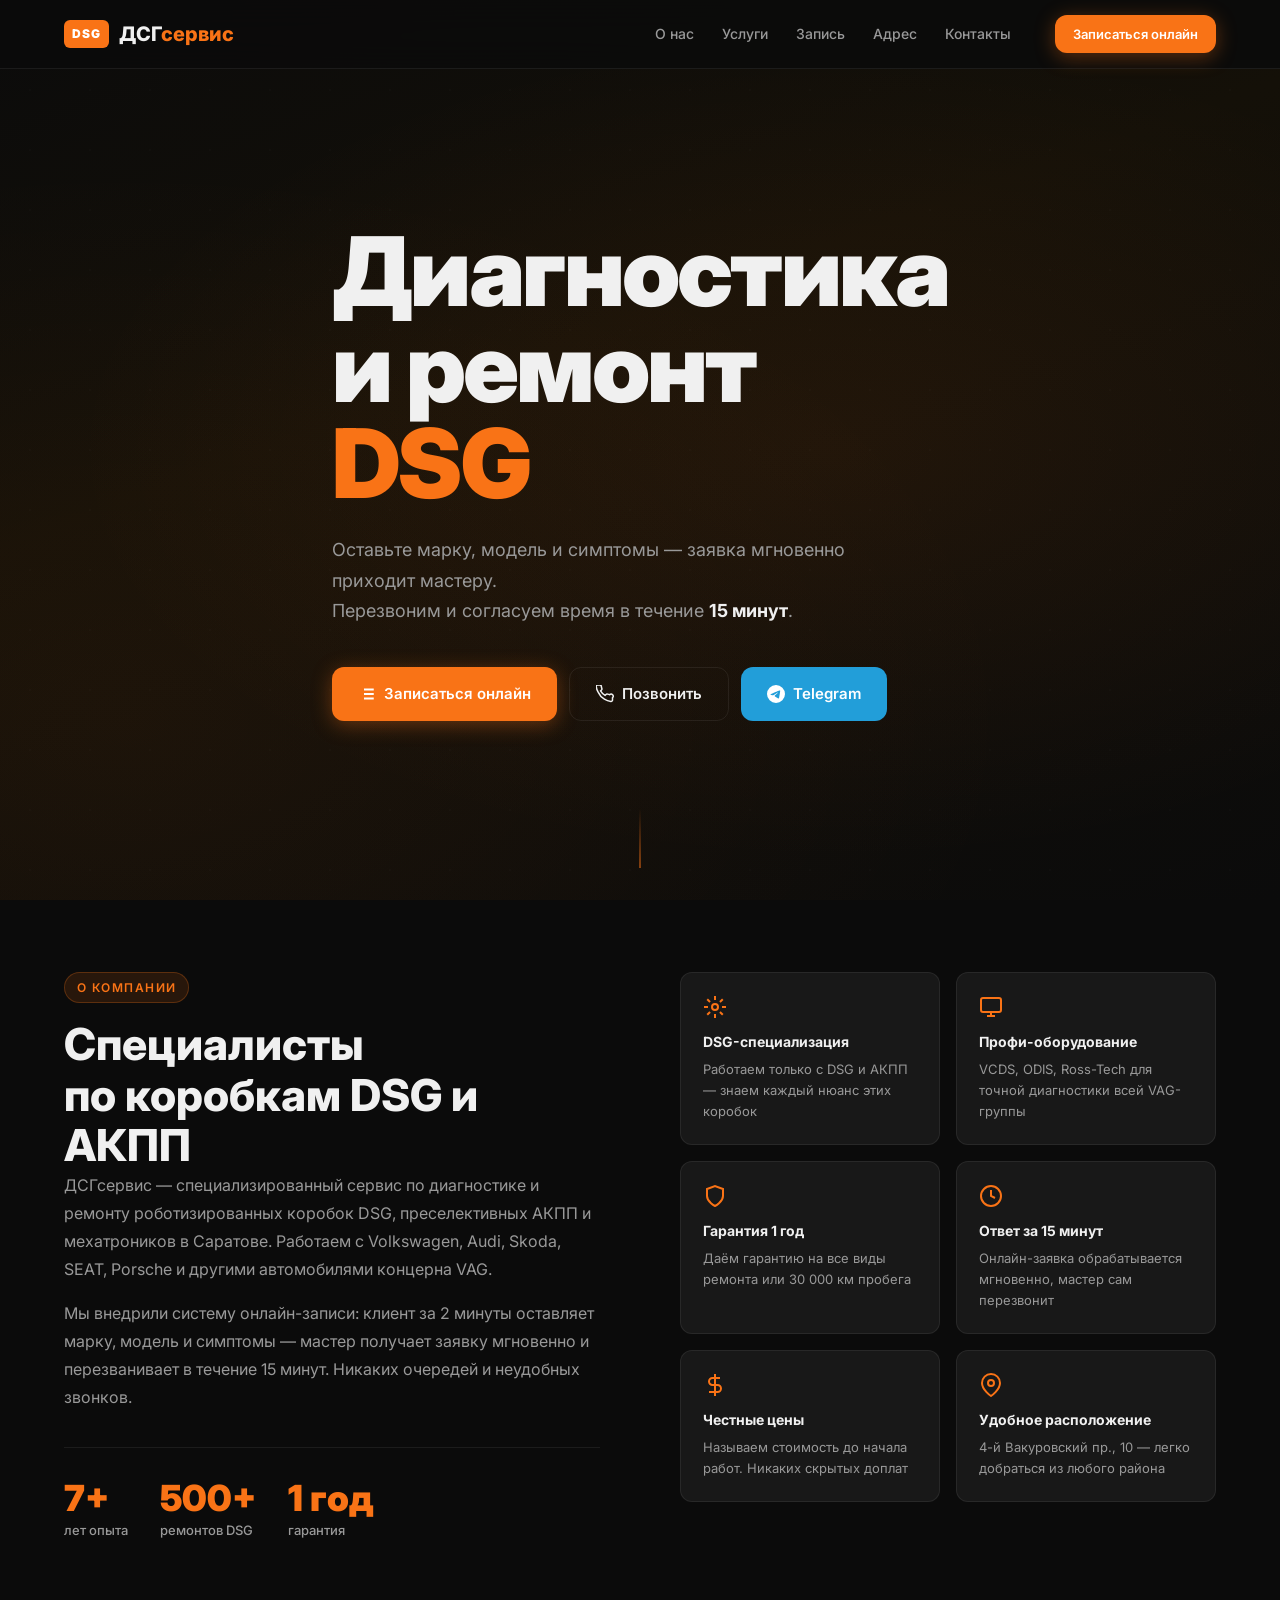
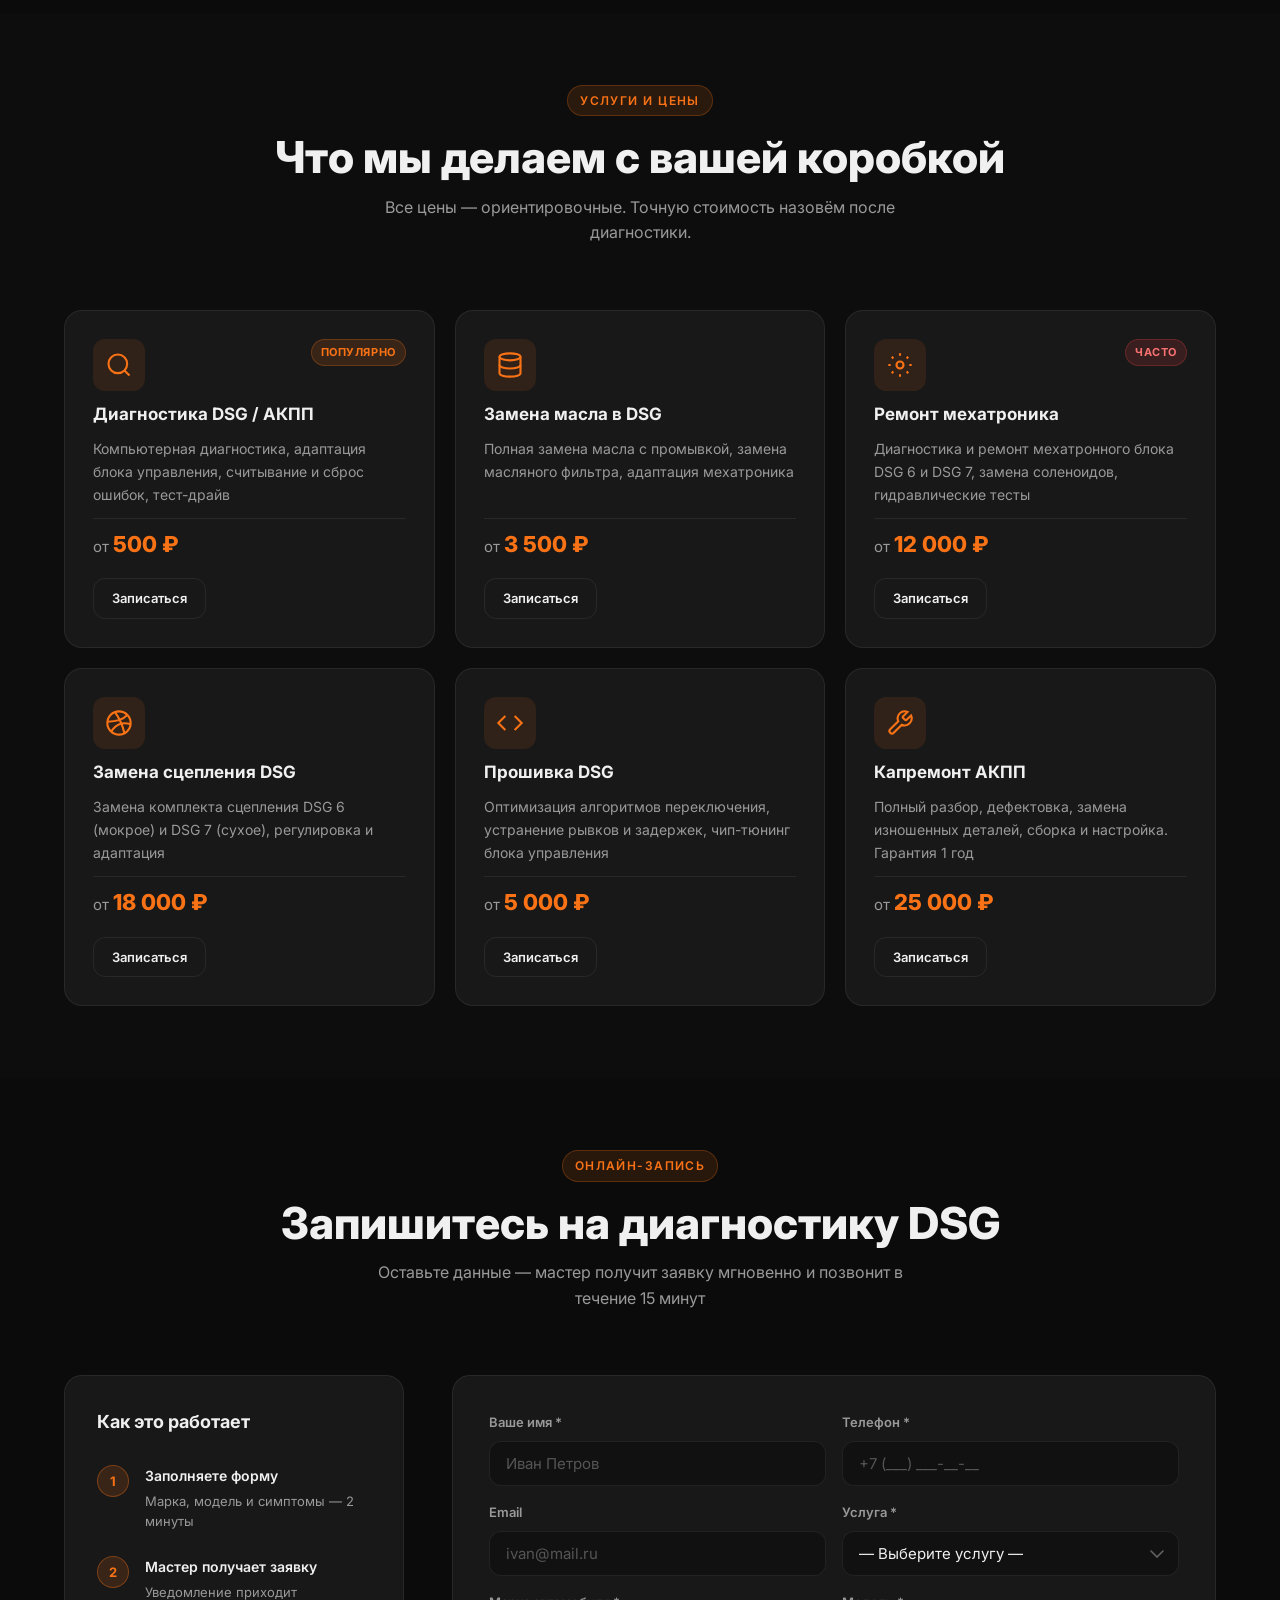
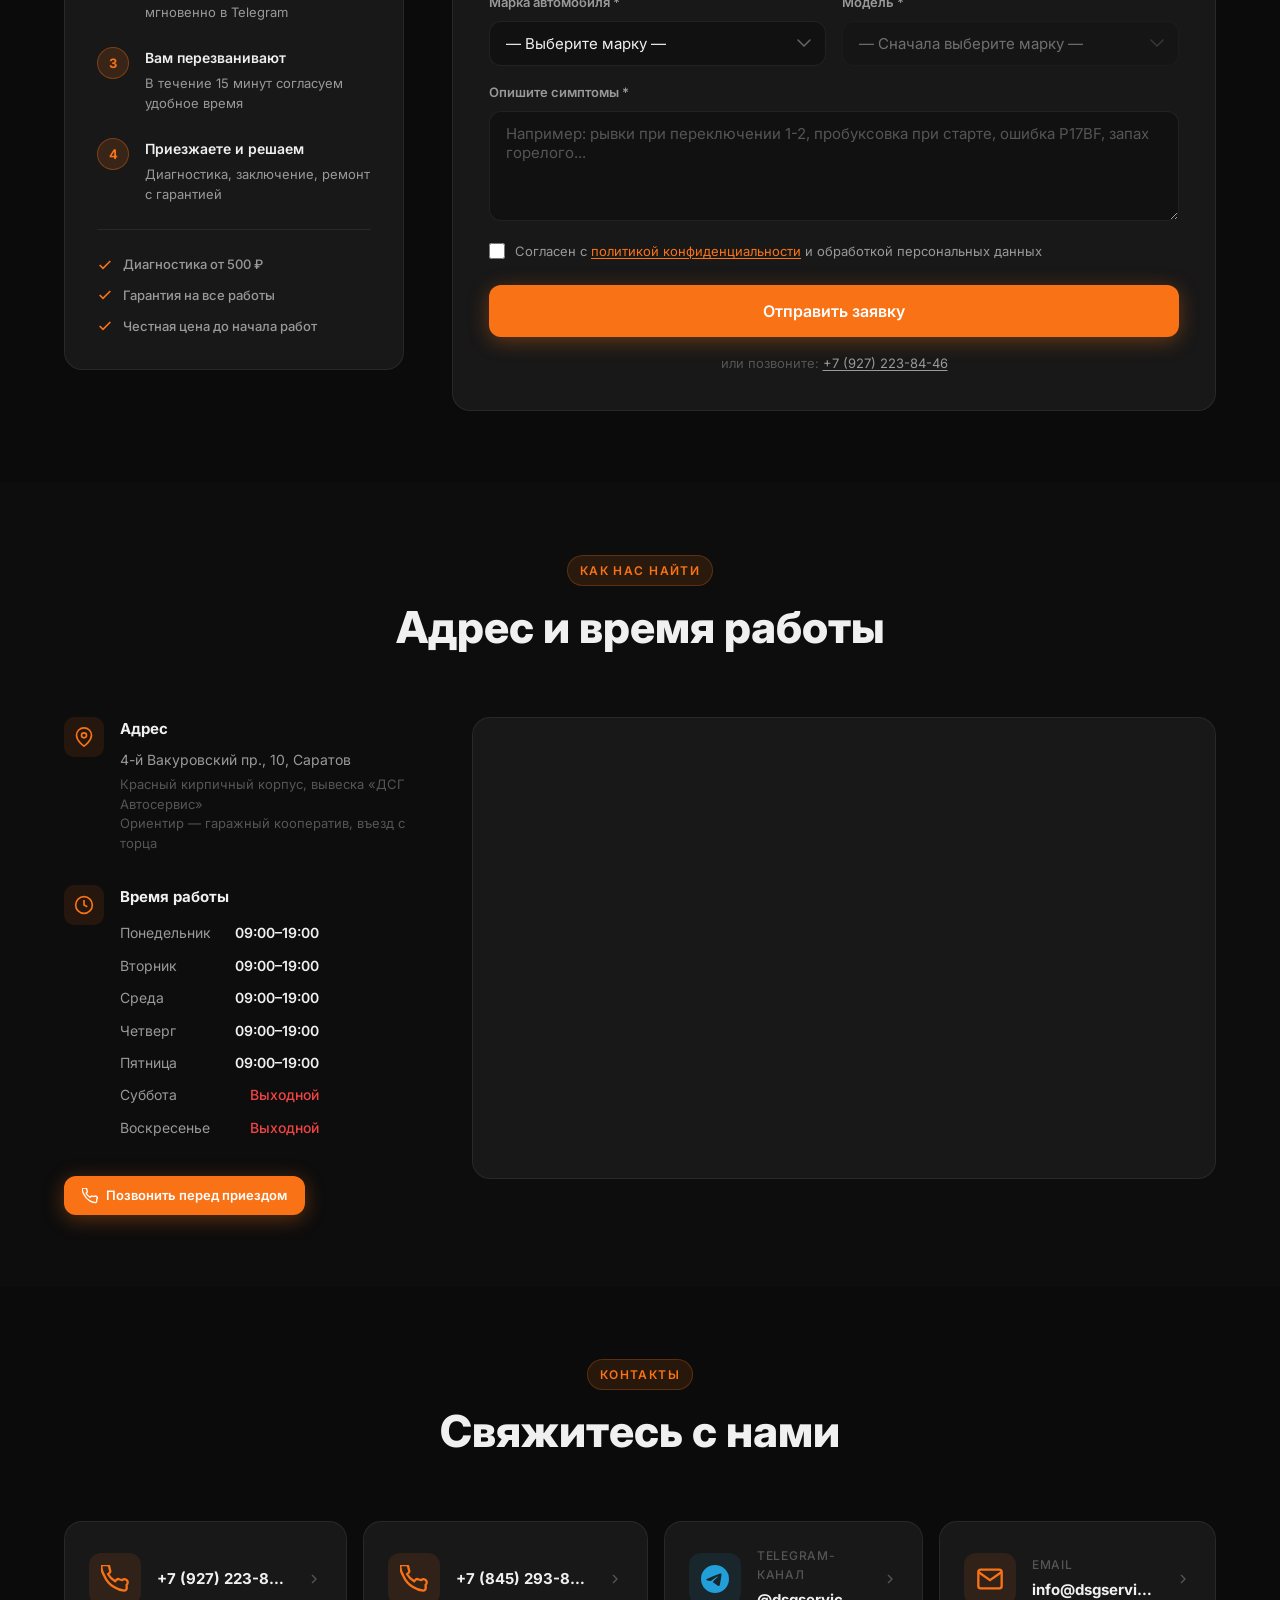
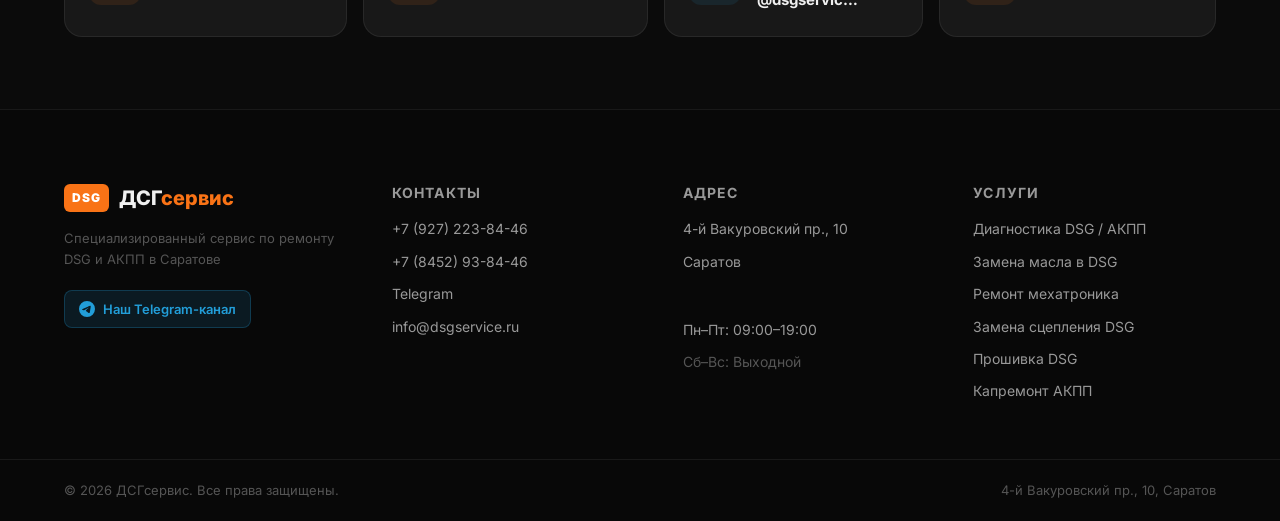
<file: index.html>
<!DOCTYPE html>
<html lang="ru">
<head>
  <meta charset="UTF-8" />
  <meta name="viewport" content="width=device-width, initial-scale=1.0" />
  <meta name="description" content="ДСГсервис — онлайн-запись на диагностику и ремонт DSG в Саратове. Оставьте марку, модель и симптомы — мастер свяжется за 15 минут." />
  <meta property="og:title" content="ДСГсервис — Онлайн-запись на диагностику DSG" />
  <meta property="og:description" content="Система онлайн-записи на диагностику DSG в Саратове. Заявка приходит мастеру мгновенно." />
  <meta property="og:type" content="website" />
  <title>ДСГсервис — Онлайн-запись на диагностику DSG в Саратове</title>
  <link rel="stylesheet" href="styles.css" />
  <link rel="preconnect" href="https://fonts.googleapis.com" />
  <link rel="preconnect" href="https://fonts.gstatic.com" crossorigin />
  <link href="https://fonts.googleapis.com/css2?family=Inter:wght@400;500;600;700;800;900&display=swap" rel="stylesheet" />
</head>
<body>

  <!-- ═══ HEADER ═══ -->
  <header class="header" id="header">
    <div class="container header__inner">
      <a href="#hero" class="logo">
        <span class="logo__badge">DSG</span>
        <span class="logo__text">ДСГ<span class="accent">сервис</span></span>
      </a>
      <nav class="nav" id="nav">
        <a href="#about"    class="nav__link">О нас</a>
        <a href="#services" class="nav__link">Услуги</a>
        <a href="#booking"  class="nav__link">Запись</a>
        <a href="#address"  class="nav__link">Адрес</a>
        <a href="#contacts" class="nav__link">Контакты</a>
      </nav>
      <a href="#booking" class="btn btn--sm btn--primary header__cta">Записаться онлайн</a>
      <button class="burger" id="burger" aria-label="Открыть меню">
        <span></span><span></span><span></span>
      </button>
    </div>
  </header>

  <!-- ═══ HERO ═══ -->
  <section class="hero" id="hero">
    <div class="hero__bg"></div>
    <div class="hero__overlay"></div>
    <div class="container hero__content">
      <h1 class="hero__title">
        Диагностика<br>и ремонт<br><span class="accent">DSG</span>
      </h1>
      <p class="hero__desc">
        Оставьте марку, модель и симптомы — заявка мгновенно приходит мастеру.<br>
        Перезвоним и согласуем время в течение <strong>15 минут</strong>.
      </p>
      <div class="hero__actions">
        <a href="#booking" class="btn btn--primary btn--lg">
          <svg width="18" height="18" viewBox="0 0 24 24" fill="none" stroke="currentColor" stroke-width="2.5"><path d="M8 6h13M8 12h13M8 18h13M3 6h.01M3 12h.01M3 18h.01"/></svg>
          Записаться онлайн
        </a>
        <a href="tel:+79272238446" class="btn btn--outline btn--lg">
          <svg width="18" height="18" viewBox="0 0 24 24" fill="none" stroke="currentColor" stroke-width="2"><path d="M22 16.92v3a2 2 0 01-2.18 2 19.79 19.79 0 01-8.63-3.07A19.5 19.5 0 013.07 9.81 19.79 19.79 0 01.1 1.18 2 2 0 012.11 0h3a2 2 0 012 1.72c.127.96.361 1.903.7 2.81a2 2 0 01-.45 2.11L6.09 7.91a16 16 0 006 6l1.27-1.27a2 2 0 012.11-.45c.907.339 1.85.573 2.81.7A2 2 0 0122 16.92z"/></svg>
          Позвонить
        </a>
        <a href="https://t.me/dsgservicesar" target="_blank" rel="noopener" class="btn btn--tg btn--lg">
          <svg width="18" height="18" viewBox="0 0 24 24" fill="currentColor"><path d="M11.944 0A12 12 0 0 0 0 12a12 12 0 0 0 12 12 12 12 0 0 0 12-12A12 12 0 0 0 12 0a12 12 0 0 0-.056 0zm4.962 7.224c.1-.002.321.023.465.14a.506.506 0 0 1 .171.325c.016.093.036.306.02.472-.18 1.898-.962 6.502-1.36 8.627-.168.9-.499 1.201-.82 1.23-.696.065-1.225-.46-1.9-.902-1.056-.693-1.653-1.124-2.678-1.8-1.185-.78-.417-1.21.258-1.91.177-.184 3.247-2.977 3.307-3.23.007-.032.014-.15-.056-.212s-.174-.041-.249-.024c-.106.024-1.793 1.14-5.061 3.345-.48.33-.913.49-1.302.48-.428-.008-1.252-.241-1.865-.44-.752-.245-1.349-.374-1.297-.789.027-.216.325-.437.893-.663 3.498-1.524 5.83-2.529 6.998-3.014 3.332-1.386 4.025-1.627 4.476-1.635z"/></svg>
          Telegram
        </a>
      </div>
    </div>
    <div class="hero__scroll-hint">
      <span></span>
    </div>
  </section>

  <!-- ═══ ABOUT ═══ -->
  <section class="about section" id="about">
    <div class="container">
      <div class="about__grid">
        <div class="about__text fade-in">
          <span class="section-label">О компании</span>
          <h2 class="section-title">Специалисты<br>по коробкам DSG и АКПП</h2>
          <p class="about__desc">
            ДСГсервис — специализированный сервис по диагностике и ремонту роботизированных
            коробок DSG, преселективных АКПП и мехатроников в Саратове. Работаем с
            Volkswagen, Audi, Skoda, SEAT, Porsche и другими автомобилями концерна VAG.
          </p>
          <p class="about__desc">
            Мы внедрили систему онлайн-записи: клиент за 2 минуты оставляет марку,
            модель и симптомы — мастер получает заявку мгновенно и перезванивает в течение 15 минут.
            Никаких очередей и неудобных звонков.
          </p>
          <div class="about__stats">
            <div class="about__stat">
              <span class="about__stat-num">7+</span>
              <span class="about__stat-label">лет опыта</span>
            </div>
            <div class="about__stat">
              <span class="about__stat-num">500+</span>
              <span class="about__stat-label">ремонтов DSG</span>
            </div>
            <div class="about__stat">
              <span class="about__stat-num">1 год</span>
              <span class="about__stat-label">гарантия</span>
            </div>
          </div>
        </div>
        <div class="adv-grid fade-in">
          <div class="adv-card">
            <div class="adv-card__icon">
              <svg width="24" height="24" viewBox="0 0 24 24" fill="none" stroke="#f97316" stroke-width="2"><circle cx="12" cy="12" r="3"/><path d="M12 1v4M12 19v4M4.22 4.22l2.83 2.83M16.95 16.95l2.83 2.83M1 12h4M19 12h4M4.22 19.78l2.83-2.83M16.95 7.05l2.83-2.83"/></svg>
            </div>
            <h3>DSG-специализация</h3>
            <p>Работаем только с DSG и АКПП — знаем каждый нюанс этих коробок</p>
          </div>
          <div class="adv-card">
            <div class="adv-card__icon">
              <svg width="24" height="24" viewBox="0 0 24 24" fill="none" stroke="#f97316" stroke-width="2"><rect x="2" y="3" width="20" height="14" rx="2"/><path d="M8 21h8M12 17v4"/></svg>
            </div>
            <h3>Профи-оборудование</h3>
            <p>VCDS, ODIS, Ross-Tech для точной диагностики всей VAG-группы</p>
          </div>
          <div class="adv-card">
            <div class="adv-card__icon">
              <svg width="24" height="24" viewBox="0 0 24 24" fill="none" stroke="#f97316" stroke-width="2"><path d="M12 22s8-4 8-10V5l-8-3-8 3v7c0 6 8 10 8 10z"/></svg>
            </div>
            <h3>Гарантия 1 год</h3>
            <p>Даём гарантию на все виды ремонта или 30 000 км пробега</p>
          </div>
          <div class="adv-card">
            <div class="adv-card__icon">
              <svg width="24" height="24" viewBox="0 0 24 24" fill="none" stroke="#f97316" stroke-width="2"><circle cx="12" cy="12" r="10"/><polyline points="12 6 12 12 16 14"/></svg>
            </div>
            <h3>Ответ за 15 минут</h3>
            <p>Онлайн-заявка обрабатывается мгновенно, мастер сам перезвонит</p>
          </div>
          <div class="adv-card">
            <div class="adv-card__icon">
              <svg width="24" height="24" viewBox="0 0 24 24" fill="none" stroke="#f97316" stroke-width="2"><line x1="12" y1="1" x2="12" y2="23"/><path d="M17 5H9.5a3.5 3.5 0 000 7h5a3.5 3.5 0 010 7H6"/></svg>
            </div>
            <h3>Честные цены</h3>
            <p>Называем стоимость до начала работ. Никаких скрытых доплат</p>
          </div>
          <div class="adv-card">
            <div class="adv-card__icon">
              <svg width="24" height="24" viewBox="0 0 24 24" fill="none" stroke="#f97316" stroke-width="2"><path d="M21 10c0 7-9 13-9 13s-9-6-9-13a9 9 0 0118 0z"/><circle cx="12" cy="10" r="3"/></svg>
            </div>
            <h3>Удобное расположение</h3>
            <p>4-й Вакуровский пр., 10 — легко добраться из любого района</p>
          </div>
        </div>
      </div>
    </div>
  </section>

  <!-- ═══ SERVICES ═══ -->
  <section class="services section section--dark" id="services">
    <div class="container">
      <div class="section-header fade-in">
        <span class="section-label">Услуги и цены</span>
        <h2 class="section-title">Что мы делаем с вашей коробкой</h2>
        <p class="section-sub">Все цены — ориентировочные. Точную стоимость назовём после диагностики.</p>
      </div>
      <div class="services__grid">

        <article class="service-card fade-in">
          <div class="service-card__top">
            <div class="service-card__icon">
              <svg width="28" height="28" viewBox="0 0 24 24" fill="none" stroke="#f97316" stroke-width="1.8"><circle cx="11" cy="11" r="8"/><line x1="21" y1="21" x2="16.65" y2="16.65"/></svg>
            </div>
            <span class="service-card__badge">Популярно</span>
          </div>
          <h3 class="service-card__title">Диагностика DSG / АКПП</h3>
          <p class="service-card__desc">Компьютерная диагностика, адаптация блока управления, считывание и сброс ошибок, тест-драйв</p>
          <div class="service-card__price">от <strong>500 ₽</strong></div>
          <a href="#booking" class="btn btn--sm btn--outline service-card__btn">Записаться</a>
        </article>

        <article class="service-card fade-in">
          <div class="service-card__top">
            <div class="service-card__icon">
              <svg width="28" height="28" viewBox="0 0 24 24" fill="none" stroke="#f97316" stroke-width="1.8"><ellipse cx="12" cy="5" rx="9" ry="3"/><path d="M21 12c0 1.66-4 3-9 3s-9-1.34-9-3"/><path d="M3 5v14c0 1.66 4 3 9 3s9-1.34 9-3V5"/></svg>
            </div>
          </div>
          <h3 class="service-card__title">Замена масла в DSG</h3>
          <p class="service-card__desc">Полная замена масла с промывкой, замена масляного фильтра, адаптация мехатроника</p>
          <div class="service-card__price">от <strong>3 500 ₽</strong></div>
          <a href="#booking" class="btn btn--sm btn--outline service-card__btn">Записаться</a>
        </article>

        <article class="service-card fade-in">
          <div class="service-card__top">
            <div class="service-card__icon">
              <svg width="28" height="28" viewBox="0 0 24 24" fill="none" stroke="#f97316" stroke-width="1.8"><circle cx="12" cy="12" r="3"/><path d="M19.07 4.93l-1.41 1.41M6.34 17.66l-1.41 1.41M4.93 4.93l1.41 1.41M17.66 17.66l1.41 1.41M2 12h2M20 12h2M12 2v2M12 20v2"/></svg>
            </div>
            <span class="service-card__badge service-card__badge--hot">Часто</span>
          </div>
          <h3 class="service-card__title">Ремонт мехатроника</h3>
          <p class="service-card__desc">Диагностика и ремонт мехатронного блока DSG 6 и DSG 7, замена соленоидов, гидравлические тесты</p>
          <div class="service-card__price">от <strong>12 000 ₽</strong></div>
          <a href="#booking" class="btn btn--sm btn--outline service-card__btn">Записаться</a>
        </article>

        <article class="service-card fade-in">
          <div class="service-card__top">
            <div class="service-card__icon">
              <svg width="28" height="28" viewBox="0 0 24 24" fill="none" stroke="#f97316" stroke-width="1.8"><circle cx="12" cy="12" r="10"/><path d="M8.56 2.75c4.37 6.03 6.02 9.42 8.03 17.72m2.54-15.38c-3.72 4.35-8.94 5.66-16.88 5.85m19.5 1.9c-3.5-.93-6.63-.82-8.94 0-2.58.92-5.01 2.86-7.44 6.32"/></svg>
            </div>
          </div>
          <h3 class="service-card__title">Замена сцепления DSG</h3>
          <p class="service-card__desc">Замена комплекта сцепления DSG 6 (мокрое) и DSG 7 (сухое), регулировка и адаптация</p>
          <div class="service-card__price">от <strong>18 000 ₽</strong></div>
          <a href="#booking" class="btn btn--sm btn--outline service-card__btn">Записаться</a>
        </article>

        <article class="service-card fade-in">
          <div class="service-card__top">
            <div class="service-card__icon">
              <svg width="28" height="28" viewBox="0 0 24 24" fill="none" stroke="#f97316" stroke-width="1.8"><polyline points="16 18 22 12 16 6"/><polyline points="8 6 2 12 8 18"/></svg>
            </div>
          </div>
          <h3 class="service-card__title">Прошивка DSG</h3>
          <p class="service-card__desc">Оптимизация алгоритмов переключения, устранение рывков и задержек, чип-тюнинг блока управления</p>
          <div class="service-card__price">от <strong>5 000 ₽</strong></div>
          <a href="#booking" class="btn btn--sm btn--outline service-card__btn">Записаться</a>
        </article>

        <article class="service-card fade-in">
          <div class="service-card__top">
            <div class="service-card__icon">
              <svg width="28" height="28" viewBox="0 0 24 24" fill="none" stroke="#f97316" stroke-width="1.8"><path d="M14.7 6.3a1 1 0 000 1.4l1.6 1.6a1 1 0 001.4 0l3.77-3.77a6 6 0 01-7.94 7.94l-6.91 6.91a2.12 2.12 0 01-3-3l6.91-6.91a6 6 0 017.94-7.94l-3.76 3.76z"/></svg>
            </div>
          </div>
          <h3 class="service-card__title">Капремонт АКПП</h3>
          <p class="service-card__desc">Полный разбор, дефектовка, замена изношенных деталей, сборка и настройка. Гарантия 1 год</p>
          <div class="service-card__price">от <strong>25 000 ₽</strong></div>
          <a href="#booking" class="btn btn--sm btn--outline service-card__btn">Записаться</a>
        </article>

      </div>
    </div>
  </section>

  <!-- ═══ BOOKING ═══ -->
  <section class="booking section" id="booking">
    <div class="container">
      <div class="section-header fade-in">
        <span class="section-label">Онлайн-запись</span>
        <h2 class="section-title">Запишитесь на диагностику DSG</h2>
        <p class="section-sub">Оставьте данные — мастер получит заявку мгновенно и позвонит в течение 15 минут</p>
      </div>
      <div class="booking__wrap fade-in">
        <div class="booking__side">
          <p class="booking__side-title">Как это работает</p>
          <div class="booking__step">
            <span class="booking__step-num">1</span>
            <div>
              <strong>Заполняете форму</strong>
              <p>Марка, модель и симптомы — 2 минуты</p>
            </div>
          </div>
          <div class="booking__step">
            <span class="booking__step-num">2</span>
            <div>
              <strong>Мастер получает заявку</strong>
              <p>Уведомление приходит мгновенно в Telegram</p>
            </div>
          </div>
          <div class="booking__step">
            <span class="booking__step-num">3</span>
            <div>
              <strong>Вам перезванивают</strong>
              <p>В течение 15 минут согласуем удобное время</p>
            </div>
          </div>
          <div class="booking__step">
            <span class="booking__step-num">4</span>
            <div>
              <strong>Приезжаете и решаем</strong>
              <p>Диагностика, заключение, ремонт с гарантией</p>
            </div>
          </div>
          <div class="booking__perks">
            <div class="booking__perk">
              <svg width="16" height="16" viewBox="0 0 24 24" fill="none" stroke="#f97316" stroke-width="2.5"><polyline points="20 6 9 17 4 12"/></svg>
              Диагностика от 500 ₽
            </div>
            <div class="booking__perk">
              <svg width="16" height="16" viewBox="0 0 24 24" fill="none" stroke="#f97316" stroke-width="2.5"><polyline points="20 6 9 17 4 12"/></svg>
              Гарантия на все работы
            </div>
            <div class="booking__perk">
              <svg width="16" height="16" viewBox="0 0 24 24" fill="none" stroke="#f97316" stroke-width="2.5"><polyline points="20 6 9 17 4 12"/></svg>
              Честная цена до начала работ
            </div>
          </div>
        </div>

        <form class="booking__form" id="bookingForm" novalidate>
          <div class="form-row">
            <div class="form-group">
              <label class="form-label" for="name">Ваше имя *</label>
              <input class="form-input" type="text" id="name" name="name" placeholder="Иван Петров" autocomplete="name" required />
            </div>
            <div class="form-group">
              <label class="form-label" for="phone">Телефон *</label>
              <input class="form-input" type="tel" id="phone" name="phone" placeholder="+7 (___) ___-__-__" autocomplete="tel" required />
            </div>
          </div>
          <div class="form-row">
            <div class="form-group">
              <label class="form-label" for="email">Email</label>
              <input class="form-input" type="email" id="email" name="email" placeholder="ivan@mail.ru" autocomplete="email" />
            </div>
            <div class="form-group">
              <label class="form-label" for="service">Услуга *</label>
              <select class="form-input" id="service" name="service" required>
                <option value="">— Выберите услугу —</option>
                <option value="Диагностика DSG / АКПП">Диагностика DSG / АКПП</option>
                <option value="Замена масла в DSG">Замена масла в DSG</option>
                <option value="Ремонт мехатроника">Ремонт мехатроника</option>
                <option value="Замена сцепления DSG">Замена сцепления DSG</option>
                <option value="Прошивка DSG">Прошивка DSG (чип-тюнинг)</option>
                <option value="Капремонт АКПП">Капремонт АКПП</option>
                <option value="Другое">Другое / Не знаю</option>
              </select>
            </div>
          </div>
          <div class="form-row">
            <div class="form-group">
              <label class="form-label" for="make">Марка автомобиля *</label>
              <select class="form-input" id="make" name="make" required>
                <option value="">— Выберите марку —</option>
              </select>
            </div>
            <div class="form-group">
              <label class="form-label" for="model">Модель *</label>
              <select class="form-input" id="model" name="model" required disabled>
                <option value="">— Сначала выберите марку —</option>
              </select>
            </div>
          </div>
          <div class="form-group">
            <label class="form-label" for="comment">Опишите симптомы *</label>
            <textarea class="form-input form-textarea" id="comment" name="comment"
              placeholder="Например: рывки при переключении 1-2, пробуксовка при старте, ошибка P17BF, запах горелого..."
              rows="4" required></textarea>
          </div>
          <div class="form-check">
            <input type="checkbox" id="consent" name="consent" required />
            <label for="consent">
              Согласен с <a href="#" class="form-link">политикой конфиденциальности</a> и обработкой персональных данных
            </label>
          </div>
          <button type="submit" class="btn btn--primary btn--full" id="submitBtn">
            <span id="submitText">Отправить заявку</span>
            <span class="btn-loader" id="submitLoader" hidden></span>
          </button>
          <p class="form-hint">
            или позвоните: <a href="tel:+79272238446">+7 (927) 223-84-46</a>
          </p>

          <div class="form-success" id="formSuccess" hidden>
            <div class="form-success__icon">
              <svg width="32" height="32" viewBox="0 0 24 24" fill="none" stroke="#f97316" stroke-width="2.5"><circle cx="12" cy="12" r="10"/><polyline points="9 12 11 14 15 10"/></svg>
            </div>
            <h3>Заявка принята!</h3>
            <p>Мастер свяжется с вами в течение 15 минут.</p>
            <p class="form-success__phone">Или позвоните сами: <a href="tel:+79272238446">+7 (927) 223-84-46</a></p>
          </div>
        </form>
      </div>
    </div>
  </section>

  <!-- ═══ ADDRESS ═══ -->
  <section class="address section section--dark" id="address">
    <div class="container">
      <div class="section-header fade-in">
        <span class="section-label">Как нас найти</span>
        <h2 class="section-title">Адрес и время работы</h2>
      </div>
      <div class="address__grid fade-in">
        <div class="address__info">
          <div class="address__item">
            <div class="address__item-icon">
              <svg width="20" height="20" viewBox="0 0 24 24" fill="none" stroke="#f97316" stroke-width="2"><path d="M21 10c0 7-9 13-9 13s-9-6-9-13a9 9 0 0118 0z"/><circle cx="12" cy="10" r="3"/></svg>
            </div>
            <div>
              <strong>Адрес</strong>
              <p>4-й Вакуровский пр., 10, Саратов</p>
              <p class="address__hint">Красный кирпичный корпус, вывеска «ДСГ Автосервис»<br>
              Ориентир — гаражный кооператив, въезд с торца</p>
            </div>
          </div>
          <div class="address__item">
            <div class="address__item-icon">
              <svg width="20" height="20" viewBox="0 0 24 24" fill="none" stroke="#f97316" stroke-width="2"><circle cx="12" cy="12" r="10"/><polyline points="12 6 12 12 16 14"/></svg>
            </div>
            <div>
              <strong>Время работы</strong>
              <table class="hours-table">
                <tbody>
                  <tr><td>Понедельник</td><td class="hours-time">09:00–19:00</td></tr>
                  <tr><td>Вторник</td><td class="hours-time">09:00–19:00</td></tr>
                  <tr><td>Среда</td><td class="hours-time">09:00–19:00</td></tr>
                  <tr><td>Четверг</td><td class="hours-time">09:00–19:00</td></tr>
                  <tr><td>Пятница</td><td class="hours-time">09:00–19:00</td></tr>
                  <tr><td>Суббота</td><td class="hours-time hours-closed">Выходной</td></tr>
                  <tr><td>Воскресенье</td><td class="hours-time hours-closed">Выходной</td></tr>
                </tbody>
              </table>
            </div>
          </div>
          <a href="tel:+79272238446" class="address__cta btn btn--primary btn--sm">
            <svg width="16" height="16" viewBox="0 0 24 24" fill="none" stroke="currentColor" stroke-width="2"><path d="M22 16.92v3a2 2 0 01-2.18 2 19.79 19.79 0 01-8.63-3.07A19.5 19.5 0 013.07 9.81 19.79 19.79 0 01.1 1.18 2 2 0 012.11 0h3a2 2 0 012 1.72c.127.96.361 1.903.7 2.81a2 2 0 01-.45 2.11L6.09 7.91a16 16 0 006 6l1.27-1.27a2 2 0 012.11-.45c.907.339 1.85.573 2.81.7A2 2 0 0122 16.92z"/></svg>
            Позвонить перед приездом
          </a>
        </div>
        <div class="address__map">
          <iframe
            src="https://yandex.ru/map-widget/v1/?ll=46.1044%2C51.5064&z=17&l=map&pt=46.1044%2C51.5064%2Cpm2rdm&text=4-%D0%B9+%D0%92%D0%B0%D0%BA%D1%83%D1%80%D0%BE%D0%B2%D1%81%D0%BA%D0%B8%D0%B9+%D0%BF%D1%80%D0%BE%D0%B5%D0%B7%D0%B4+10"
            width="100%" height="460" frameborder="0" allowfullscreen loading="lazy"
            title="ДСГсервис на карте Саратова"></iframe>
        </div>
      </div>
    </div>
  </section>

  <!-- ═══ CONTACTS ═══ -->
  <section class="contacts section" id="contacts">
    <div class="container">
      <div class="section-header fade-in">
        <span class="section-label">Контакты</span>
        <h2 class="section-title">Свяжитесь с нами</h2>
      </div>
      <div class="contacts__grid fade-in">
        <a href="tel:+79272238446" class="contact-card">
          <div class="contact-card__icon">
            <svg width="28" height="28" viewBox="0 0 24 24" fill="none" stroke="currentColor" stroke-width="2"><path d="M22 16.92v3a2 2 0 01-2.18 2 19.79 19.79 0 01-8.63-3.07A19.5 19.5 0 013.07 9.81 19.79 19.79 0 01.1 1.18 2 2 0 012.11 0h3a2 2 0 012 1.72c.127.96.361 1.903.7 2.81a2 2 0 01-.45 2.11L6.09 7.91a16 16 0 006 6l1.27-1.27a2 2 0 012.11-.45c.907.339 1.85.573 2.81.7A2 2 0 0122 16.92z"/></svg>
          </div>
          <div class="contact-card__body">
            <span class="contact-card__value">+7 (927) 223-84-46</span>
          </div>
          <svg class="contact-card__arrow" width="16" height="16" viewBox="0 0 24 24" fill="none" stroke="currentColor" stroke-width="2"><polyline points="9 18 15 12 9 6"/></svg>
        </a>
        <a href="tel:+78452938446" class="contact-card">
          <div class="contact-card__icon">
            <svg width="28" height="28" viewBox="0 0 24 24" fill="none" stroke="currentColor" stroke-width="2"><path d="M22 16.92v3a2 2 0 01-2.18 2 19.79 19.79 0 01-8.63-3.07A19.5 19.5 0 013.07 9.81 19.79 19.79 0 01.1 1.18 2 2 0 012.11 0h3a2 2 0 012 1.72c.127.96.361 1.903.7 2.81a2 2 0 01-.45 2.11L6.09 7.91a16 16 0 006 6l1.27-1.27a2 2 0 012.11-.45c.907.339 1.85.573 2.81.7A2 2 0 0122 16.92z"/></svg>
          </div>
          <div class="contact-card__body">
            <span class="contact-card__value">+7 (845) 293-84-46</span>
          </div>
          <svg class="contact-card__arrow" width="16" height="16" viewBox="0 0 24 24" fill="none" stroke="currentColor" stroke-width="2"><polyline points="9 18 15 12 9 6"/></svg>
        </a>
        <a href="https://t.me/dsgservicesar" target="_blank" rel="noopener" class="contact-card contact-card--tg">
          <div class="contact-card__icon">
            <svg width="28" height="28" viewBox="0 0 24 24" fill="currentColor"><path d="M11.944 0A12 12 0 0 0 0 12a12 12 0 0 0 12 12 12 12 0 0 0 12-12A12 12 0 0 0 12 0a12 12 0 0 0-.056 0zm4.962 7.224c.1-.002.321.023.465.14a.506.506 0 0 1 .171.325c.016.093.036.306.02.472-.18 1.898-.962 6.502-1.36 8.627-.168.9-.499 1.201-.82 1.23-.696.065-1.225-.46-1.9-.902-1.056-.693-1.653-1.124-2.678-1.8-1.185-.78-.417-1.21.258-1.91.177-.184 3.247-2.977 3.307-3.23.007-.032.014-.15-.056-.212s-.174-.041-.249-.024c-.106.024-1.793 1.14-5.061 3.345-.48.33-.913.49-1.302.48-.428-.008-1.252-.241-1.865-.44-.752-.245-1.349-.374-1.297-.789.027-.216.325-.437.893-.663 3.498-1.524 5.83-2.529 6.998-3.014 3.332-1.386 4.025-1.627 4.476-1.635z"/></svg>
          </div>
          <div class="contact-card__body">
            <span class="contact-card__label">Telegram-канал</span>
            <span class="contact-card__value">@dsgservicesar</span>
          </div>
          <svg class="contact-card__arrow" width="16" height="16" viewBox="0 0 24 24" fill="none" stroke="currentColor" stroke-width="2"><polyline points="9 18 15 12 9 6"/></svg>
        </a>
        <a href="mailto:info@dsgservice.ru" class="contact-card">
          <div class="contact-card__icon">
            <svg width="28" height="28" viewBox="0 0 24 24" fill="none" stroke="currentColor" stroke-width="2"><path d="M4 4h16c1.1 0 2 .9 2 2v12c0 1.1-.9 2-2 2H4c-1.1 0-2-.9-2-2V6c0-1.1.9-2 2-2z"/><polyline points="22,6 12,13 2,6"/></svg>
          </div>
          <div class="contact-card__body">
            <span class="contact-card__label">Email</span>
            <span class="contact-card__value">info@dsgservice.ru</span>
          </div>
          <svg class="contact-card__arrow" width="16" height="16" viewBox="0 0 24 24" fill="none" stroke="currentColor" stroke-width="2"><polyline points="9 18 15 12 9 6"/></svg>
        </a>
      </div>
    </div>
  </section>

  <!-- ═══ FOOTER ═══ -->
  <footer class="footer">
    <div class="container footer__inner">
      <div class="footer__brand">
        <a href="#hero" class="logo">
          <span class="logo__badge">DSG</span>
          <span class="logo__text">ДСГ<span class="accent">сервис</span></span>
        </a>
        <p class="footer__tagline">Специализированный сервис по ремонту<br>DSG и АКПП в Саратове</p>
        <a href="https://t.me/dsgservicesar" target="_blank" rel="noopener" class="footer__tg-btn">
          <svg width="16" height="16" viewBox="0 0 24 24" fill="currentColor"><path d="M11.944 0A12 12 0 0 0 0 12a12 12 0 0 0 12 12 12 12 0 0 0 12-12A12 12 0 0 0 12 0a12 12 0 0 0-.056 0zm4.962 7.224c.1-.002.321.023.465.14a.506.506 0 0 1 .171.325c.016.093.036.306.02.472-.18 1.898-.962 6.502-1.36 8.627-.168.9-.499 1.201-.82 1.23-.696.065-1.225-.46-1.9-.902-1.056-.693-1.653-1.124-2.678-1.8-1.185-.78-.417-1.21.258-1.91.177-.184 3.247-2.977 3.307-3.23.007-.032.014-.15-.056-.212s-.174-.041-.249-.024c-.106.024-1.793 1.14-5.061 3.345-.48.33-.913.49-1.302.48-.428-.008-1.252-.241-1.865-.44-.752-.245-1.349-.374-1.297-.789.027-.216.325-.437.893-.663 3.498-1.524 5.83-2.529 6.998-3.014 3.332-1.386 4.025-1.627 4.476-1.635z"/></svg>
          Наш Telegram-канал
        </a>
      </div>
      <div class="footer__col">
        <p class="footer__col-title">Контакты</p>
        <a href="tel:+79272238446">+7 (927) 223-84-46</a>
        <a href="tel:+78452938446">+7 (8452) 93-84-46</a>
        <a href="https://t.me/dsgservicesar" target="_blank">Telegram</a>
        <a href="mailto:info@dsgservice.ru">info@dsgservice.ru</a>
      </div>
      <div class="footer__col">
        <p class="footer__col-title">Адрес</p>
        <p>4-й Вакуровский пр., 10</p>
        <p>Саратов</p>
        <br>
        <p class="footer__hours">Пн–Пт: 09:00–19:00</p>
        <p class="footer__hours footer__hours--closed">Сб–Вс: Выходной</p>
      </div>
      <div class="footer__col">
        <p class="footer__col-title">Услуги</p>
        <a href="#services">Диагностика DSG / АКПП</a>
        <a href="#services">Замена масла в DSG</a>
        <a href="#services">Ремонт мехатроника</a>
        <a href="#services">Замена сцепления DSG</a>
        <a href="#services">Прошивка DSG</a>
        <a href="#services">Капремонт АКПП</a>
      </div>
    </div>
    <div class="footer__copy">
      <div class="container footer__copy-inner">
        <p>&copy; 2026 ДСГсервис. Все права защищены.</p>
        <p>4-й Вакуровский пр., 10, Саратов</p>
      </div>
    </div>
  </footer>

  <script src="script.js"></script>
</body>
</html>
</file>
<file: styles.css>
/* ═══════════════════════════════════════════════
   RESET & VARIABLES
═══════════════════════════════════════════════ */
*, *::before, *::after { box-sizing: border-box; margin: 0; padding: 0; }
[hidden] { display: none !important; }

:root {
  --accent:       #f97316;
  --accent-dark:  #d96010;
  --accent-glow:  rgba(249, 115, 22, 0.25);
  --bg:           #0b0b0b;
  --bg-2:         #111111;
  --bg-card:      #181818;
  --bg-card-2:    #1e1e1e;
  --bg-dark:      #0d0d0d;
  --border:       rgba(255, 255, 255, 0.07);
  --border-acc:   rgba(249, 115, 22, 0.35);
  --text:         #f0f0f0;
  --text-2:       #999;
  --text-3:       #555;
  --tg:           #229ed9;
  --radius:       12px;
  --radius-lg:    18px;
  --radius-xl:    24px;
  --shadow:       0 4px 24px rgba(0,0,0,0.4);
  --shadow-acc:   0 8px 40px rgba(249,115,22,0.2);
  --transition:   0.22s ease;
  --max-w:        1200px;
}

html { scroll-behavior: smooth; }

body {
  font-family: 'Inter', -apple-system, BlinkMacSystemFont, sans-serif;
  background: var(--bg);
  color: var(--text);
  line-height: 1.6;
  overflow-x: hidden;
  -webkit-font-smoothing: antialiased;
}

img, svg { display: block; max-width: 100%; }
a { color: inherit; text-decoration: none; }

/* ═══════════════════════════════════════════════
   UTILITY
═══════════════════════════════════════════════ */
.container {
  max-width: var(--max-w);
  margin: 0 auto;
  padding: 0 24px;
}

.accent { color: var(--accent); }

.section {
  padding: 72px 0;
}
.section--dark {
  background: var(--bg-dark);
}

.section-label {
  display: inline-block;
  font-size: 12px;
  font-weight: 600;
  letter-spacing: 0.12em;
  text-transform: uppercase;
  color: var(--accent);
  background: rgba(249,115,22,0.12);
  border: 1px solid rgba(249,115,22,0.25);
  padding: 5px 12px;
  border-radius: 100px;
  margin-bottom: 16px;
}

.section-title {
  font-size: clamp(28px, 4vw, 44px);
  font-weight: 800;
  line-height: 1.15;
  color: var(--text);
}

.section-sub {
  margin-top: 12px;
  font-size: 16px;
  color: var(--text-2);
  max-width: 540px;
}

.section-header {
  text-align: center;
  margin-bottom: 64px;
}
.section-header .section-sub { margin: 12px auto 0; }

/* Fade-in animation */
.fade-in {
  opacity: 0;
  transform: translateY(32px);
  transition: opacity 0.6s ease, transform 0.6s ease;
}
.fade-in.visible {
  opacity: 1;
  transform: translateY(0);
}
.fade-in:nth-child(2) { transition-delay: 0.1s; }
.fade-in:nth-child(3) { transition-delay: 0.15s; }
.fade-in:nth-child(4) { transition-delay: 0.2s; }
.fade-in:nth-child(5) { transition-delay: 0.25s; }
.fade-in:nth-child(6) { transition-delay: 0.3s; }

/* ═══════════════════════════════════════════════
   BUTTONS
═══════════════════════════════════════════════ */
.btn {
  display: inline-flex;
  align-items: center;
  gap: 8px;
  font-family: inherit;
  font-weight: 600;
  border: none;
  cursor: pointer;
  transition: all var(--transition);
  text-decoration: none;
  white-space: nowrap;
  border-radius: var(--radius);
}
.btn--lg   { font-size: 15px; padding: 14px 26px; }
.btn--sm   { font-size: 13px; padding: 9px 18px;  }
.btn--full { width: 100%; justify-content: center; font-size: 16px; padding: 16px 24px; }

.btn--primary {
  background: var(--accent);
  color: #fff;
  box-shadow: 0 4px 20px rgba(249,115,22,0.35);
}
.btn--primary:hover {
  background: var(--accent-dark);
  box-shadow: 0 6px 28px rgba(249,115,22,0.5);
  transform: translateY(-2px);
}
.btn--primary:active { transform: translateY(0); }

.btn--outline {
  background: transparent;
  color: var(--text);
  border: 1.5px solid var(--border);
}
.btn--outline:hover {
  border-color: var(--accent);
  color: var(--accent);
  transform: translateY(-2px);
}

.btn--tg {
  background: var(--tg);
  color: #fff;
}
.btn--tg:hover {
  background: #1a8bc2;
  transform: translateY(-2px);
}

.btn-loader {
  width: 18px;
  height: 18px;
  border: 2px solid rgba(255,255,255,0.3);
  border-top-color: #fff;
  border-radius: 50%;
  animation: spin 0.7s linear infinite;
}
@keyframes spin { to { transform: rotate(360deg); } }

/* ═══════════════════════════════════════════════
   LOGO
═══════════════════════════════════════════════ */
.logo {
  display: flex;
  align-items: center;
  gap: 10px;
  text-decoration: none;
}
.logo__badge {
  background: var(--accent);
  color: #fff;
  font-size: 12px;
  font-weight: 900;
  letter-spacing: 0.08em;
  padding: 4px 8px;
  border-radius: 6px;
}
.logo__text {
  font-size: 20px;
  font-weight: 800;
  color: var(--text);
}

/* ═══════════════════════════════════════════════
   HEADER
═══════════════════════════════════════════════ */
.header {
  position: fixed;
  top: 0; left: 0; right: 0;
  z-index: 1000;
  background: rgba(11,11,11,0.92);
  backdrop-filter: blur(16px);
  -webkit-backdrop-filter: blur(16px);
  border-bottom: 1px solid var(--border);
  transition: box-shadow var(--transition);
}
.header.scrolled { box-shadow: 0 4px 32px rgba(0,0,0,0.5); }

.header__inner {
  display: flex;
  align-items: center;
  height: 68px;
  gap: 24px;
}

.nav {
  display: flex;
  align-items: center;
  gap: 4px;
  margin-left: auto;
}
.nav__link {
  font-size: 14px;
  font-weight: 500;
  color: var(--text-2);
  padding: 6px 12px;
  border-radius: 8px;
  transition: all var(--transition);
}
.nav__link:hover { color: var(--text); background: rgba(255,255,255,0.06); }

.header__cta { margin-left: 8px; }

.burger {
  display: none;
  flex-direction: column;
  gap: 5px;
  background: none;
  border: none;
  cursor: pointer;
  padding: 8px;
  margin-left: auto;
}
.burger span {
  display: block;
  width: 22px;
  height: 2px;
  background: var(--text);
  border-radius: 2px;
  transition: all var(--transition);
}
.burger.active span:nth-child(1) { transform: translateY(7px) rotate(45deg); }
.burger.active span:nth-child(2) { opacity: 0; }
.burger.active span:nth-child(3) { transform: translateY(-7px) rotate(-45deg); }

/* ═══════════════════════════════════════════════
   HERO
═══════════════════════════════════════════════ */
.hero {
  position: relative;
  min-height: 100vh;
  display: flex;
  align-items: center;
  padding-top: 68px;
  overflow: hidden;
}

.hero__bg {
  position: absolute;
  inset: 0;
  background:
    radial-gradient(ellipse at 65% 50%, rgba(249,115,22,0.07) 0%, transparent 65%),
    radial-gradient(ellipse at 10% 80%, rgba(249,115,22,0.05) 0%, transparent 55%),
    linear-gradient(160deg, #0b0b0b 0%, #141008 40%, #0b0b0b 100%);
}

.hero__overlay {
  position: absolute;
  inset: 0;
  background: url("data:image/svg+xml,%3Csvg width='60' height='60' viewBox='0 0 60 60' xmlns='http://www.w3.org/2000/svg'%3E%3Cg fill='none' fill-rule='evenodd'%3E%3Cg fill='%23ffffff' fill-opacity='0.015'%3E%3Ccircle cx='30' cy='30' r='1'/%3E%3C/g%3E%3C/g%3E%3C/svg%3E");
}

.hero__content {
  position: relative;
  z-index: 1;
  padding-top: 60px;
  padding-bottom: 60px;
}

.hero__badge {
  display: inline-flex;
  align-items: center;
  gap: 8px;
  font-size: 13px;
  font-weight: 500;
  color: var(--accent);
  background: rgba(249,115,22,0.1);
  border: 1px solid rgba(249,115,22,0.2);
  padding: 6px 14px;
  border-radius: 100px;
  margin-bottom: 28px;
}
.hero__badge-dot {
  width: 8px;
  height: 8px;
  background: var(--accent);
  border-radius: 50%;
  animation: pulse-dot 2s ease-in-out infinite;
}
@keyframes pulse-dot {
  0%, 100% { box-shadow: 0 0 0 0 rgba(249,115,22,0.7); }
  50% { box-shadow: 0 0 0 6px rgba(249,115,22,0); }
}

.hero__title {
  font-size: clamp(52px, 8vw, 96px);
  font-weight: 900;
  line-height: 1.0;
  letter-spacing: -0.03em;
  margin-bottom: 24px;
  color: var(--text);
}

.hero__desc {
  font-size: clamp(15px, 2vw, 18px);
  color: var(--text-2);
  max-width: 520px;
  margin-bottom: 40px;
  line-height: 1.7;
}
.hero__desc strong { color: var(--text); }

.hero__actions {
  display: flex;
  flex-wrap: wrap;
  gap: 12px;
  margin-bottom: 24px;
}

.hero__sub-phone {
  font-size: 14px;
  color: var(--text-3);
}
.hero__sub-phone a {
  color: var(--text-2);
  text-decoration: underline;
  text-underline-offset: 3px;
  transition: color var(--transition);
}
.hero__sub-phone a:hover { color: var(--accent); }

.hero__scroll-hint {
  position: absolute;
  bottom: 32px;
  left: 50%;
  transform: translateX(-50%);
  z-index: 1;
}
.hero__scroll-hint span {
  display: block;
  width: 1px;
  height: 60px;
  background: linear-gradient(to bottom, transparent, var(--accent));
  animation: scroll-line 2s ease-in-out infinite;
}
@keyframes scroll-line {
  0%   { transform: scaleY(0); transform-origin: top; opacity: 0; }
  40%  { transform: scaleY(1); transform-origin: top; opacity: 1; }
  60%  { transform: scaleY(1); transform-origin: bottom; }
  100% { transform: scaleY(0); transform-origin: bottom; opacity: 0; }
}

/* ═══════════════════════════════════════════════
   CTA BAR
═══════════════════════════════════════════════ */
.cta-bar {
  background: var(--accent);
  padding: 18px 0;
}
.cta-bar__inner {
  display: flex;
  align-items: center;
  justify-content: space-between;
  gap: 24px;
  flex-wrap: wrap;
}
.cta-bar__text {
  font-size: 15px;
  font-weight: 500;
  color: #fff;
}
.cta-bar .btn--sm {
  background: #fff;
  color: var(--accent-dark);
  font-weight: 700;
  flex-shrink: 0;
}
.cta-bar .btn--sm:hover {
  background: rgba(255,255,255,0.9);
  transform: translateY(-1px);
  box-shadow: 0 4px 16px rgba(0,0,0,0.2);
}

/* ═══════════════════════════════════════════════
   ABOUT
═══════════════════════════════════════════════ */
.about__grid {
  display: grid;
  grid-template-columns: 1fr 1fr;
  gap: 80px;
  align-items: start;
}

.about__desc {
  color: var(--text-2);
  font-size: 16px;
  line-height: 1.75;
  margin-bottom: 16px;
}

.about__stats {
  display: flex;
  gap: 32px;
  margin-top: 36px;
  padding-top: 32px;
  border-top: 1px solid var(--border);
  flex-wrap: wrap;
}
.about__stat {
  display: flex;
  flex-direction: column;
  gap: 4px;
}
.about__stat-num {
  font-size: 36px;
  font-weight: 900;
  color: var(--accent);
  line-height: 1;
}
.about__stat-label {
  font-size: 13px;
  color: var(--text-2);
  font-weight: 500;
}

.adv-grid {
  display: grid;
  grid-template-columns: 1fr 1fr;
  gap: 16px;
}

.adv-card {
  background: var(--bg-card);
  border: 1px solid var(--border);
  border-radius: var(--radius);
  padding: 22px;
  transition: all var(--transition);
}
.adv-card:hover {
  border-color: var(--border-acc);
  background: var(--bg-card-2);
  transform: translateY(-3px);
  box-shadow: 0 8px 32px rgba(0,0,0,0.3);
}
.adv-card__icon {
  margin-bottom: 12px;
}
.adv-card h3 {
  font-size: 14px;
  font-weight: 700;
  margin-bottom: 6px;
  color: var(--text);
}
.adv-card p {
  font-size: 13px;
  color: var(--text-2);
  line-height: 1.6;
}

/* ═══════════════════════════════════════════════
   SERVICES
═══════════════════════════════════════════════ */
.services__grid {
  display: grid;
  grid-template-columns: repeat(3, 1fr);
  gap: 20px;
}

.service-card {
  background: var(--bg-card);
  border: 1px solid var(--border);
  border-radius: var(--radius-lg);
  padding: 28px;
  display: flex;
  flex-direction: column;
  gap: 12px;
  transition: all var(--transition);
}
.service-card:hover {
  border-color: var(--border-acc);
  transform: translateY(-4px);
  box-shadow: 0 12px 48px rgba(0,0,0,0.4);
}

.service-card__top {
  display: flex;
  align-items: flex-start;
  justify-content: space-between;
  gap: 8px;
}
.service-card__icon {
  width: 52px;
  height: 52px;
  background: rgba(249,115,22,0.1);
  border-radius: 12px;
  display: flex;
  align-items: center;
  justify-content: center;
  flex-shrink: 0;
}
.service-card__badge {
  font-size: 11px;
  font-weight: 700;
  letter-spacing: 0.05em;
  text-transform: uppercase;
  padding: 4px 9px;
  border-radius: 100px;
  background: rgba(249,115,22,0.15);
  color: var(--accent);
  border: 1px solid rgba(249,115,22,0.25);
}
.service-card__badge--hot {
  background: rgba(239,68,68,0.15);
  color: #f87171;
  border-color: rgba(239,68,68,0.25);
}

.service-card__title {
  font-size: 17px;
  font-weight: 700;
  color: var(--text);
  line-height: 1.3;
}
.service-card__desc {
  font-size: 14px;
  color: var(--text-2);
  line-height: 1.65;
  flex: 1;
}
.service-card__price {
  font-size: 15px;
  color: var(--text-2);
  padding-top: 8px;
  border-top: 1px solid var(--border);
}
.service-card__price strong {
  font-size: 22px;
  font-weight: 800;
  color: var(--accent);
}
.service-card__btn { align-self: flex-start; margin-top: 4px; }

/* ═══════════════════════════════════════════════
   BOOKING
═══════════════════════════════════════════════ */
.booking__wrap {
  display: grid;
  grid-template-columns: 340px 1fr;
  gap: 48px;
  align-items: start;
}

.booking__side {
  background: var(--bg-card);
  border: 1px solid var(--border);
  border-radius: var(--radius-lg);
  padding: 32px;
  position: sticky;
  top: 88px;
}
.booking__side-title {
  font-size: 18px;
  font-weight: 700;
  color: var(--text);
  margin-bottom: 28px;
}
.booking__step {
  display: flex;
  gap: 16px;
  margin-bottom: 24px;
}
.booking__step-num {
  width: 32px;
  height: 32px;
  background: rgba(249,115,22,0.15);
  border: 1.5px solid var(--border-acc);
  border-radius: 50%;
  display: flex;
  align-items: center;
  justify-content: center;
  font-size: 13px;
  font-weight: 700;
  color: var(--accent);
  flex-shrink: 0;
}
.booking__step strong {
  display: block;
  font-size: 14px;
  font-weight: 600;
  margin-bottom: 3px;
}
.booking__step p {
  font-size: 13px;
  color: var(--text-2);
}

.booking__perks {
  display: flex;
  flex-direction: column;
  gap: 10px;
  padding-top: 24px;
  border-top: 1px solid var(--border);
  margin-top: 4px;
}
.booking__perk {
  display: flex;
  align-items: center;
  gap: 10px;
  font-size: 13px;
  color: var(--text-2);
  font-weight: 500;
}

.booking__form {
  background: var(--bg-card);
  border: 1px solid var(--border);
  border-radius: var(--radius-lg);
  padding: 36px;
  position: relative;
}

.form-row {
  display: grid;
  grid-template-columns: 1fr 1fr;
  gap: 16px;
  margin-bottom: 16px;
}
.form-group {
  display: flex;
  flex-direction: column;
  gap: 8px;
}
.form-label {
  font-size: 13px;
  font-weight: 600;
  color: var(--text-2);
}
.form-input {
  background: var(--bg-2);
  border: 1.5px solid var(--border);
  border-radius: var(--radius);
  color: var(--text);
  font-family: inherit;
  font-size: 15px;
  padding: 12px 16px;
  transition: border-color var(--transition), box-shadow var(--transition);
  width: 100%;
  outline: none;
  -webkit-appearance: none;
  appearance: none;
}
.form-input::placeholder { color: var(--text-3); }
.form-input:focus {
  border-color: var(--accent);
  box-shadow: 0 0 0 3px rgba(249,115,22,0.15);
}
.form-input:disabled {
  opacity: 0.4;
  cursor: not-allowed;
}
select.form-input {
  background-image: url("data:image/svg+xml,%3Csvg width='14' height='8' viewBox='0 0 14 8' fill='none' xmlns='http://www.w3.org/2000/svg'%3E%3Cpath d='M1 1L7 7L13 1' stroke='%23666' stroke-width='1.5' stroke-linecap='round'/%3E%3C/svg%3E");
  background-repeat: no-repeat;
  background-position: right 14px center;
  padding-right: 40px;
  cursor: pointer;
}
.form-textarea { resize: vertical; min-height: 110px; }

.form-group.has-error .form-input {
  border-color: #ef4444;
  box-shadow: 0 0 0 3px rgba(239,68,68,0.15);
}
.form-error-msg {
  font-size: 12px;
  color: #f87171;
  margin-top: -4px;
}

.form-check {
  display: flex;
  align-items: flex-start;
  gap: 10px;
  margin: 20px 0 24px;
  font-size: 13px;
  color: var(--text-2);
}
.form-check input[type="checkbox"] {
  width: 16px;
  height: 16px;
  flex-shrink: 0;
  margin-top: 2px;
  accent-color: var(--accent);
  cursor: pointer;
}
.form-link {
  color: var(--accent);
  text-decoration: underline;
  text-underline-offset: 2px;
}

.form-hint {
  text-align: center;
  font-size: 13px;
  color: var(--text-3);
  margin-top: 16px;
}
.form-hint a { color: var(--text-2); text-decoration: underline; text-underline-offset: 2px; }
.form-hint a:hover { color: var(--accent); }

.form-success {
  position: absolute;
  inset: 0;
  background: var(--bg-card);
  border-radius: var(--radius-lg);
  display: flex;
  flex-direction: column;
  align-items: center;
  justify-content: center;
  text-align: center;
  gap: 12px;
  padding: 40px;
}
.form-success__icon {
  width: 72px;
  height: 72px;
  background: rgba(249,115,22,0.1);
  border: 2px solid rgba(249,115,22,0.3);
  border-radius: 50%;
  display: flex;
  align-items: center;
  justify-content: center;
  margin-bottom: 8px;
}
.form-success h3 {
  font-size: 24px;
  font-weight: 800;
  color: var(--text);
}
.form-success p { font-size: 15px; color: var(--text-2); }
.form-success__phone { font-size: 14px; color: var(--text-3); }
.form-success__phone a { color: var(--accent); }

/* ═══════════════════════════════════════════════
   ADDRESS
═══════════════════════════════════════════════ */
.address__grid {
  display: grid;
  grid-template-columns: 360px 1fr;
  gap: 48px;
  align-items: start;
}

.address__info {
  display: flex;
  flex-direction: column;
  gap: 32px;
}
.address__item {
  display: flex;
  gap: 16px;
}
.address__item-icon {
  width: 40px;
  height: 40px;
  background: rgba(249,115,22,0.1);
  border-radius: 10px;
  display: flex;
  align-items: center;
  justify-content: center;
  flex-shrink: 0;
}
.address__item strong {
  display: block;
  font-size: 15px;
  font-weight: 700;
  margin-bottom: 8px;
}
.address__item p {
  font-size: 14px;
  color: var(--text-2);
}
.address__hint {
  font-size: 13px !important;
  color: var(--text-3) !important;
  margin-top: 4px;
  line-height: 1.5;
}

.hours-table {
  border-collapse: collapse;
  width: 100%;
}
.hours-table td {
  font-size: 14px;
  padding: 5px 0;
  color: var(--text-2);
}
.hours-time {
  text-align: right;
  font-weight: 600;
  color: var(--text) !important;
  padding-left: 24px !important;
}
.hours-closed { color: #ef4444 !important; font-weight: 500 !important; }

.address__cta { align-self: flex-start; }

.address__map {
  border-radius: var(--radius-lg);
  overflow: hidden;
  border: 1px solid var(--border);
  background: var(--bg-card);
}
.address__map iframe { display: block; }

/* ═══════════════════════════════════════════════
   CONTACTS
═══════════════════════════════════════════════ */
.contacts__grid {
  display: grid;
  grid-template-columns: repeat(4, 1fr);
  gap: 16px;
}

.contact-card {
  background: var(--bg-card);
  border: 1.5px solid var(--border);
  border-radius: var(--radius-lg);
  padding: 24px;
  display: flex;
  align-items: center;
  gap: 16px;
  text-decoration: none;
  transition: all var(--transition);
}
.contact-card:hover {
  border-color: var(--border-acc);
  transform: translateY(-3px);
  box-shadow: 0 8px 32px rgba(0,0,0,0.3);
}
.contact-card--tg:hover { border-color: rgba(34,158,217,0.4); }

.contact-card__icon {
  width: 52px;
  height: 52px;
  background: rgba(249,115,22,0.1);
  border-radius: 12px;
  display: flex;
  align-items: center;
  justify-content: center;
  flex-shrink: 0;
  color: var(--accent);
  transition: background var(--transition);
}
.contact-card--tg .contact-card__icon { background: rgba(34,158,217,0.1); color: var(--tg); }
.contact-card:hover .contact-card__icon { background: rgba(249,115,22,0.18); }
.contact-card--tg:hover .contact-card__icon { background: rgba(34,158,217,0.18); }

.contact-card__body {
  display: flex;
  flex-direction: column;
  gap: 4px;
  flex: 1;
  min-width: 0;
}
.contact-card__label {
  font-size: 12px;
  color: var(--text-3);
  font-weight: 500;
  text-transform: uppercase;
  letter-spacing: 0.06em;
}
.contact-card__value {
  font-size: 15px;
  font-weight: 700;
  color: var(--text);
  white-space: nowrap;
  overflow: hidden;
  text-overflow: ellipsis;
}
.contact-card__arrow { color: var(--text-3); flex-shrink: 0; }

/* ═══════════════════════════════════════════════
   FOOTER
═══════════════════════════════════════════════ */
.footer {
  background: #080808;
  border-top: 1px solid var(--border);
  padding-top: 72px;
}

.footer__inner {
  display: grid;
  grid-template-columns: 280px 1fr 1fr 1fr;
  gap: 48px;
  padding-bottom: 56px;
}

.footer__tagline {
  font-size: 13px;
  color: var(--text-3);
  line-height: 1.6;
  margin: 14px 0 20px;
}

.footer__tg-btn {
  display: inline-flex;
  align-items: center;
  gap: 8px;
  background: rgba(34,158,217,0.12);
  border: 1px solid rgba(34,158,217,0.25);
  color: var(--tg);
  font-size: 13px;
  font-weight: 600;
  padding: 8px 14px;
  border-radius: 8px;
  transition: all var(--transition);
  text-decoration: none;
}
.footer__tg-btn:hover { background: rgba(34,158,217,0.2); transform: translateY(-1px); }

.footer__col {
  display: flex;
  flex-direction: column;
  gap: 10px;
}
.footer__col-title {
  font-size: 13px;
  font-weight: 700;
  color: var(--text);
  text-transform: uppercase;
  letter-spacing: 0.08em;
  margin-bottom: 4px;
}
.footer__col a {
  font-size: 14px;
  color: var(--text-2);
  transition: color var(--transition);
  text-decoration: none;
}
.footer__col a:hover { color: var(--accent); }
.footer__col p { font-size: 14px; color: var(--text-2); }

.footer__hours { font-size: 14px; color: var(--text-2); }
.footer__hours--closed { color: var(--text-3) !important; }

.footer__copy {
  border-top: 1px solid var(--border);
  padding: 20px 0;
}
.footer__copy-inner {
  display: flex;
  justify-content: space-between;
  align-items: center;
  flex-wrap: wrap;
  gap: 8px;
}
.footer__copy p {
  font-size: 13px;
  color: var(--text-3);
}

/* ═══════════════════════════════════════════════
   RESPONSIVE
═══════════════════════════════════════════════ */
@media (max-width: 1100px) {
  .services__grid { grid-template-columns: repeat(2, 1fr); }
  .contacts__grid { grid-template-columns: repeat(2, 1fr); }
  .footer__inner  { grid-template-columns: 1fr 1fr; gap: 40px; }
}

@media (max-width: 900px) {
  .about__grid   { grid-template-columns: 1fr; gap: 48px; }
  .adv-grid      { grid-template-columns: repeat(3, 1fr); }
  .booking__wrap { grid-template-columns: 1fr; }
  .booking__side { position: static; }
  .address__grid { grid-template-columns: 1fr; }
  .address__map  { order: -1; }
  .address__map iframe { height: 320px; }
}

@media (max-width: 768px) {
  .section { padding: 72px 0; }
  .container { padding: 0 16px; }

  /* Header / Nav */
  .nav {
    display: none;
    position: fixed;
    inset: 68px 0 0;
    background: rgba(11,11,11,0.98);
    backdrop-filter: blur(20px);
    flex-direction: column;
    justify-content: center;
    align-items: center;
    gap: 8px;
    z-index: 999;
  }
  .nav.open { display: flex; }
  .nav__link { font-size: 22px; padding: 12px 24px; }
  .header__cta { display: none; }
  .burger { display: flex; }

  /* Hero */
  .hero__title { font-size: clamp(44px, 12vw, 64px); }
  .hero__actions { flex-direction: column; }
  .hero__actions .btn { width: 100%; justify-content: center; }

  /* CTA bar */
  .cta-bar__inner { flex-direction: column; text-align: center; }

  /* Services */
  .services__grid { grid-template-columns: 1fr; }

  /* Booking */
  .form-row { grid-template-columns: 1fr; }
  .booking__form { padding: 24px 20px; }
  .booking__side { padding: 24px; }

  /* Adv grid */
  .adv-grid { grid-template-columns: 1fr 1fr; }

  /* Contacts */
  .contacts__grid { grid-template-columns: 1fr; }

  /* Footer */
  .footer__inner { grid-template-columns: 1fr; gap: 32px; }
  .footer__copy-inner { flex-direction: column; text-align: center; }

  /* Address */
  .address__grid { gap: 32px; }
}

@media (max-width: 480px) {
  .hero { min-height: calc(100svh - 0px); }
  .hero__title { font-size: 42px; }
  .adv-grid { grid-template-columns: 1fr; }
  .about__stats { gap: 20px; }
  .booking__wrap { gap: 24px; }
}
</file>
